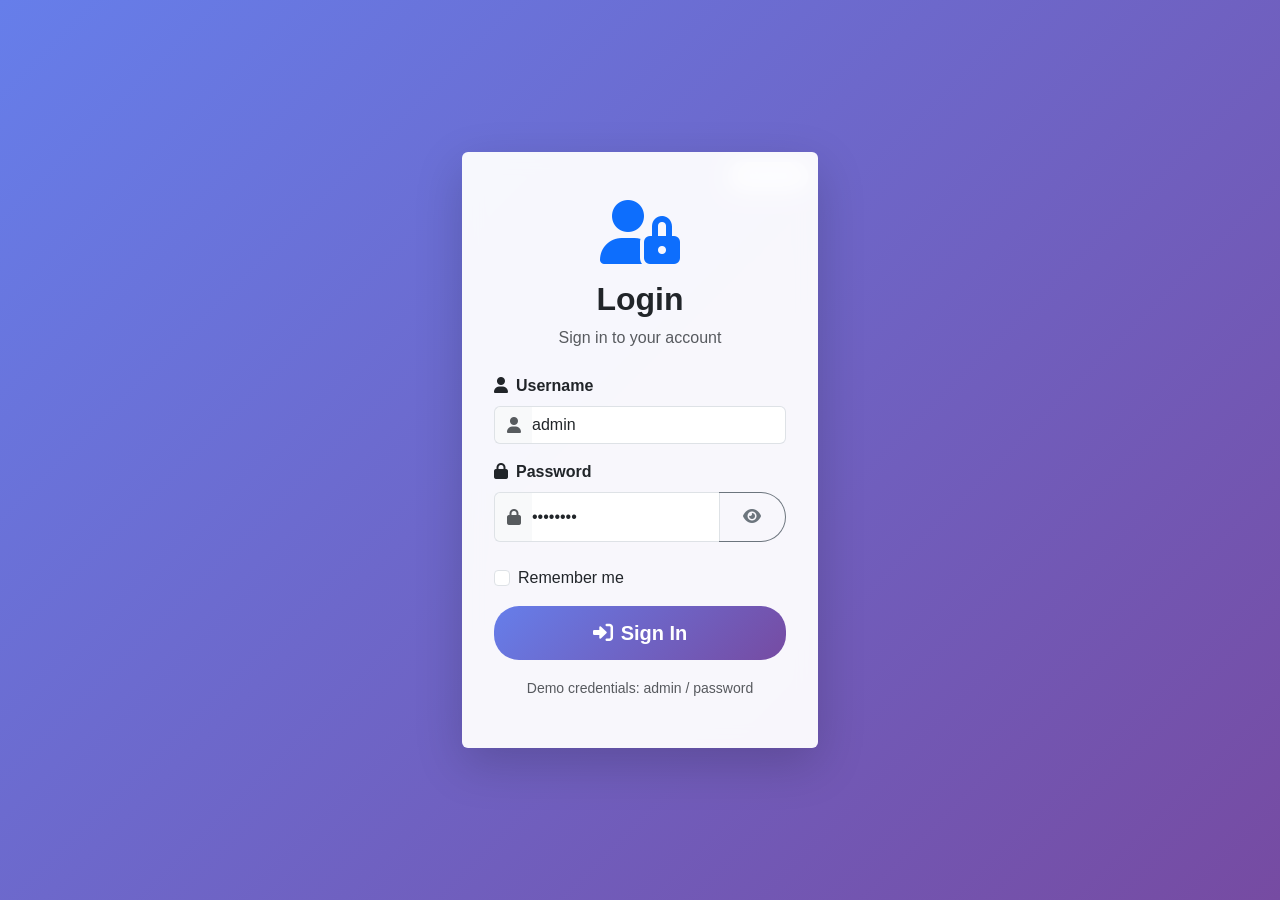
<file: login-preview.html>
<!DOCTYPE html>
<html lang="en">
<head>
    <meta charset="utf-8" />
    <meta name="viewport" content="width=device-width, initial-scale=1.0" />
    <title>Login Page Preview - Sleek .NET 8 Design</title>
    <link href="https://cdn.jsdelivr.net/npm/bootstrap@5.3.0/dist/css/bootstrap.min.css" rel="stylesheet">
    <link href="https://cdnjs.cloudflare.com/ajax/libs/font-awesome/6.0.0/css/all.min.css" rel="stylesheet">
    <style>
        /* Custom styles for sleek login design */
        body {
            background: linear-gradient(135deg, #667eea 0%, #764ba2 100%);
            background-attachment: fixed;
            min-height: 100vh;
            display: flex;
            align-items: center;
            justify-content: center;
            margin: 0;
            font-family: 'Segoe UI', Tahoma, Geneva, Verdana, sans-serif;
        }

        .card {
            backdrop-filter: blur(10px);
            background: rgba(255, 255, 255, 0.95);
            border: 1px solid rgba(255, 255, 255, 0.2);
            box-shadow: 0 8px 32px 0 rgba(31, 38, 135, 0.37);
            max-width: 400px;
            width: 100%;
        }

        .card-body {
            padding: 3rem 2rem;
        }

        .input-group-text {
            border-color: #dee2e6;
            background-color: #f8f9fa;
        }

        .form-control {
            border-color: #dee2e6;
            transition: all 0.3s ease;
        }

        .form-control:focus {
            border-color: #667eea;
            box-shadow: 0 0 0 0.2rem rgba(102, 126, 234, 0.25);
            transform: translateY(-1px);
        }

        .btn {
            border-radius: 25px;
            font-weight: 600;
            padding: 12px 24px;
            transition: all 0.3s ease;
        }

        .btn-primary {
            background: linear-gradient(135deg, #667eea 0%, #764ba2 100%);
            border: none;
        }

        .btn-primary:hover {
            background: linear-gradient(135deg, #764ba2 0%, #667eea 100%);
            transform: translateY(-2px);
            box-shadow: 0 4px 15px rgba(102, 126, 234, 0.4);
        }

        .fa-4x {
            animation: float 3s ease-in-out infinite;
        }

        @keyframes float {
            0%, 100% { transform: translateY(0px); }
            50% { transform: translateY(-10px); }
        }

        .demo-badge {
            position: absolute;
            top: 10px;
            right: 10px;
            background: rgba(255, 255, 255, 0.9);
            padding: 5px 10px;
            border-radius: 15px;
            font-size: 0.8rem;
            font-weight: bold;
            color: #667eea;
        }

        .preview-container {
            position: relative;
        }
    </style>
</head>
<body>
    <div class="container">
        <div class="row justify-content-center">
            <div class="col-12 col-sm-8 col-md-6 col-lg-4">
                <div class="preview-container">
                    <div class="demo-badge">PREVIEW</div>
                    <div class="card shadow-lg border-0 rounded-lg">
                        <div class="card-body">
                            <div class="text-center mb-4">
                                <i class="fas fa-user-lock fa-4x text-primary mb-3"></i>
                                <h2 class="fw-bold text-dark">Login</h2>
                                <p class="text-muted">Sign in to your account</p>
                            </div>

                            <form>
                                <div class="mb-3">
                                    <label for="username" class="form-label fw-semibold">
                                        <i class="fas fa-user me-2"></i>Username
                                    </label>
                                    <div class="input-group">
                                        <span class="input-group-text bg-light border-end-0">
                                            <i class="fas fa-user text-muted"></i>
                                        </span>
                                        <input type="text"
                                               class="form-control border-start-0 ps-0"
                                               id="username"
                                               placeholder="Enter your username"
                                               value="admin">
                                    </div>
                                </div>

                                <div class="mb-4">
                                    <label for="password" class="form-label fw-semibold">
                                        <i class="fas fa-lock me-2"></i>Password
                                    </label>
                                    <div class="input-group">
                                        <span class="input-group-text bg-light border-end-0">
                                            <i class="fas fa-lock text-muted"></i>
                                        </span>
                                        <input type="password"
                                               class="form-control border-start-0 ps-0"
                                               id="password"
                                               placeholder="Enter your password"
                                               value="password">
                                        <button class="btn btn-outline-secondary border-start-0" type="button" onclick="togglePassword()">
                                            <i class="fas fa-eye" id="passwordToggle"></i>
                                        </button>
                                    </div>
                                </div>

                                <div class="mb-3 form-check">
                                    <input type="checkbox" class="form-check-input" id="rememberMe">
                                    <label class="form-check-label" for="rememberMe">
                                        Remember me
                                    </label>
                                </div>

                                <div class="d-grid mb-3">
                                    <button type="submit" class="btn btn-primary btn-lg">
                                        <i class="fas fa-sign-in-alt me-2"></i>Sign In
                                    </button>
                                </div>

                                <div class="text-center">
                                    <small class="text-muted">
                                        Demo credentials: admin / password
                                    </small>
                                </div>
                            </form>
                        </div>
                    </div>
                </div>
            </div>
        </div>
    </div>

    <script src="https://cdn.jsdelivr.net/npm/bootstrap@5.3.0/dist/js/bootstrap.bundle.min.js"></script>
    <script>
        function togglePassword() {
            const passwordInput = document.getElementById('password');
            const toggleIcon = document.getElementById('passwordToggle');

            if (passwordInput.type === 'password') {
                passwordInput.type = 'text';
                toggleIcon.classList.remove('fa-eye');
                toggleIcon.classList.add('fa-eye-slash');
            } else {
                passwordInput.type = 'password';
                toggleIcon.classList.remove('fa-eye-slash');
                toggleIcon.classList.add('fa-eye');
            }
        }

        // Add some animation on focus
        document.querySelectorAll('.form-control').forEach(input => {
            input.addEventListener('focus', function() {
                this.parentElement.classList.add('focused');
            });

            input.addEventListener('blur', function() {
                this.parentElement.classList.remove('focused');
            });
        });

        // Demo form submission
        document.querySelector('form').addEventListener('submit', function(e) {
            e.preventDefault();
            const username = document.getElementById('username').value;
            const password = document.getElementById('password').value;

            if (username === 'admin' && password === 'password') {
                alert('Login successful! ✅');
            } else {
                alert('Invalid username or password. ❌');
            }
        });
    </script>
</body>
</html>
</file>
